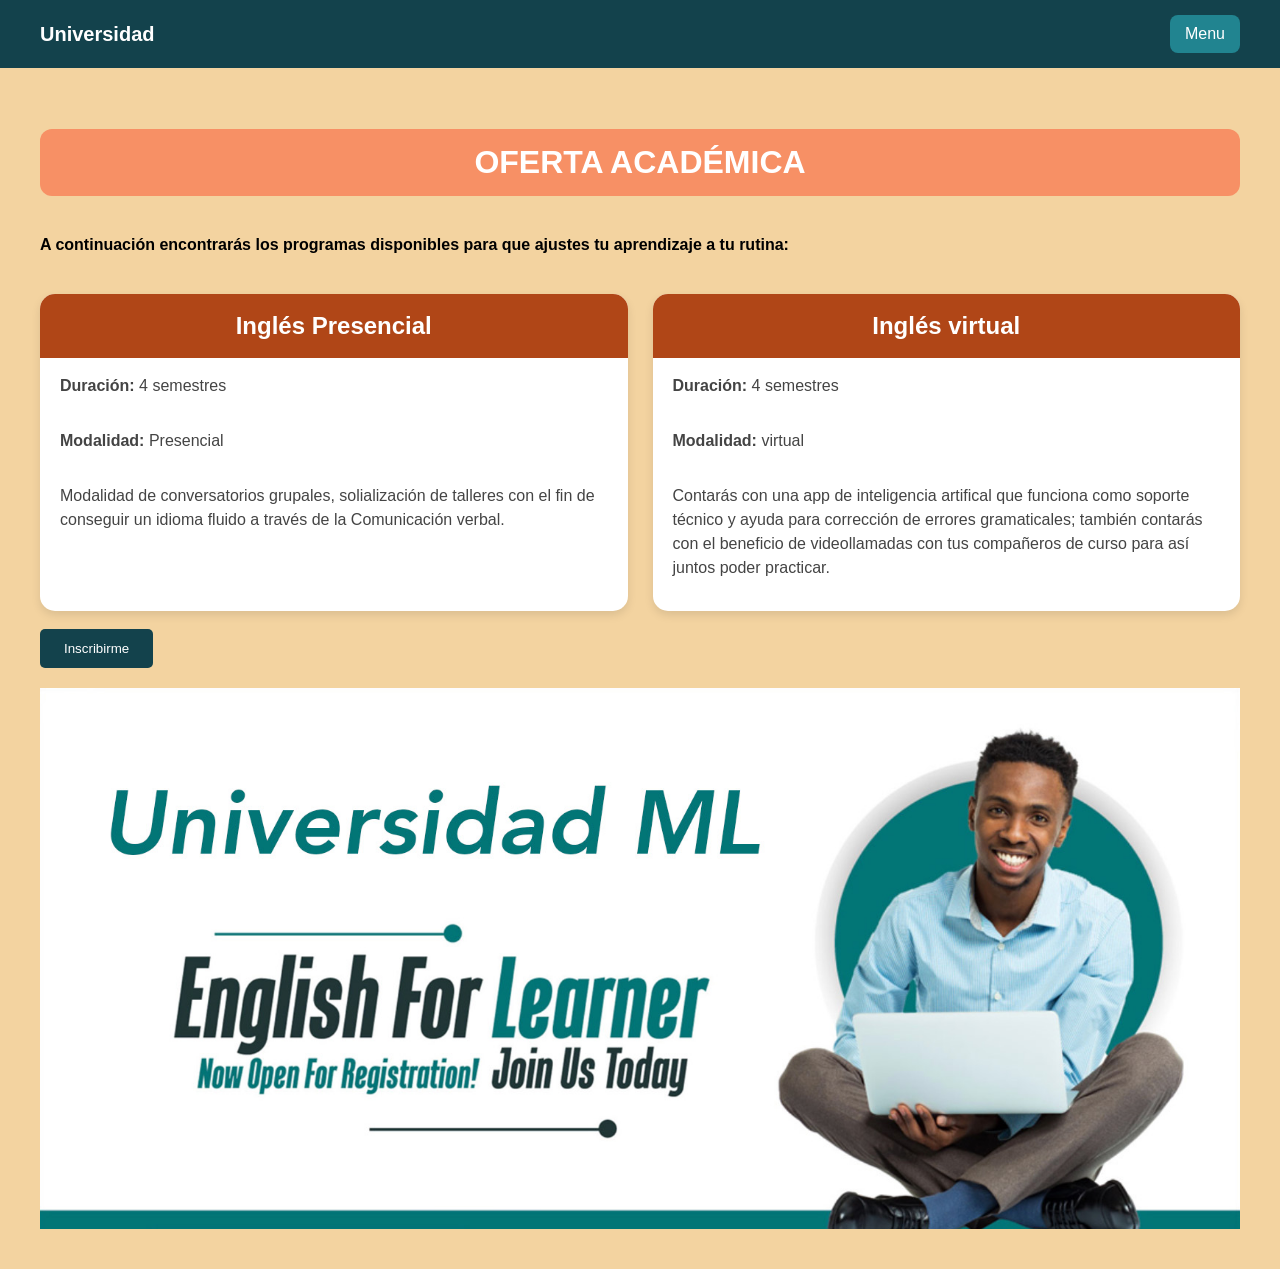
<file: idiomas.html>
<!DOCTYPE html>
<html lang="en">
<head>
    <meta charset="UTF-8">
    <meta name="viewport" content="width=device-width, initial-scale=1.0">
    <title>idiomas</title>
        <link rel="stylesheet" href="Carpeta_info.css">
</head>
<body>
        <header>
  <section class="logo">Universidad</section>
  <section class="menu">Menu</section>
</header>

<main class="contenedor">
          <h1 class="titulo">OFERTA ACADÉMICA</h1>
    
<h4>A continuación encontrarás los programas disponibles para que ajustes tu aprendizaje a tu rutina:</h4>
<br>
<section class="tarjetas">
            <article class="tarjeta">
              <h2>Inglés Presencial</h2>
              <p><strong>Duración:</strong> 4 semestres</p>
              <p><strong>Modalidad:</strong> Presencial</p>
              <p>
                Modalidad de conversatorios grupales, solialización de talleres con el fin de conseguir un idioma fluido a través de la Comunicación verbal.
              </p>
              
            </article>

            <article class="tarjeta">
              <h2>Inglés virtual</h2>
              <p><strong>Duración:</strong> 4 semestres</p>
              <p><strong>Modalidad:</strong> virtual</p>
              <p>
                Contarás con una app de inteligencia artifical que funciona como soporte técnico y ayuda para corrección de errores gramaticales; también contarás con el beneficio de videollamadas con tus compañeros de curso para así juntos poder practicar.
              </p>
              
            </article>
</section>
<br>
<a href="registro.html">
    <button class="btn-inscribirme">Inscribirme</button>
</a>


<img src="img/Banner4.jpg" alt="Banner idiomas" class="img-idioma">


</body>
</html>
</file>
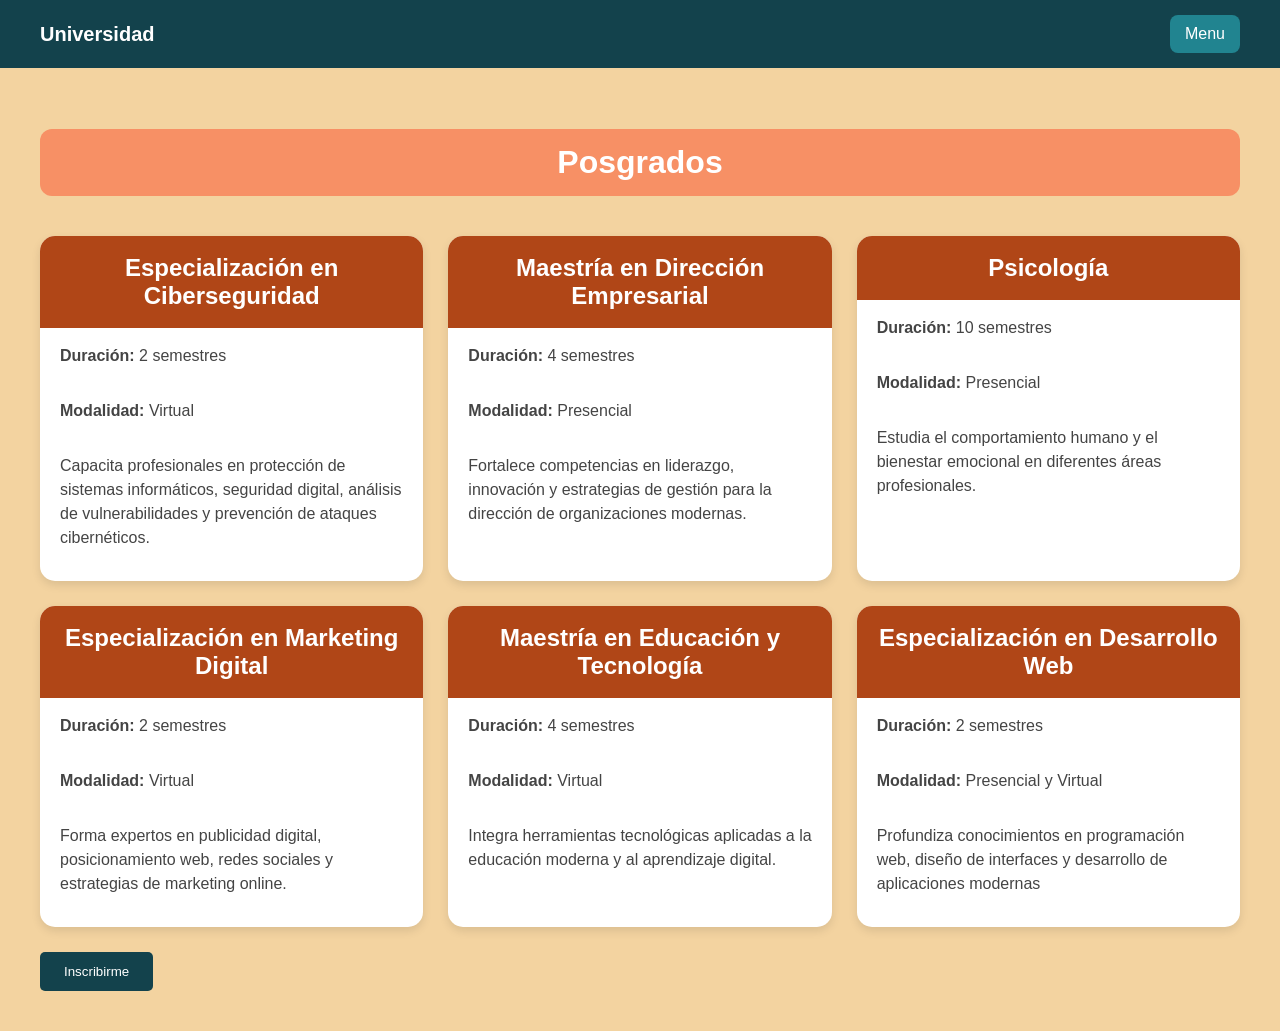
<file: posgrados.html>
<!DOCTYPE html>
<html lang="en">
<head>
    <meta charset="UTF-8">
    <meta name="viewport" content="width=device-width, initial-scale=1.0">
    <title>Posgrados </title>
        <link rel="stylesheet" href="Carpeta_info.css">
</head>
<body>
        <header>
  <section class="logo">Universidad</section>
  <section class="menu">Menu</section>
</header>
      <main class="contenedor">
          <h1 class="titulo">Posgrados</h1>

          <section class="tarjetas">
            <article class="tarjeta">
              <h2>Especialización en Ciberseguridad</h2>
              <p><strong>Duración:</strong> 2 semestres</p>
              <p><strong>Modalidad:</strong> Virtual</p>
              <p>
                Capacita profesionales en protección de sistemas informáticos, 
                seguridad digital, análisis de vulnerabilidades y prevención de
                 ataques cibernéticos.
              </p>
            </article>

            <article class="tarjeta">
              <h2>Maestría en Dirección Empresarial</h2>
              <p><strong>Duración:</strong> 4 semestres</p>
              <p><strong>Modalidad:</strong> Presencial</p>
              <p>
               Fortalece competencias en liderazgo, innovación y estrategias de gestión para la dirección de organizaciones modernas.
              </p>
            </article>

            <article class="tarjeta">
              <h2>Psicología</h2>
              <p><strong>Duración:</strong> 10 semestres</p>
              <p><strong>Modalidad:</strong> Presencial</p>
              <p>
                Estudia el comportamiento humano y el bienestar emocional en
                diferentes áreas profesionales.
              </p>
            </article>

            <article class="tarjeta">
              <h2>Especialización en Marketing Digital</h2>
              <p><strong>Duración:</strong> 2 semestres</p>
              <p><strong>Modalidad:</strong>  Virtual</p>
              <p>
                Forma expertos en publicidad digital, posicionamiento web, redes sociales y estrategias de marketing online.
              </p>
            </article>

            <article class="tarjeta">
              <h2>Maestría en Educación y Tecnología</h2>
              <p><strong>Duración:</strong> 4 semestres</p>
              <p><strong>Modalidad:</strong> Virtual</p>
              <p>
                Integra herramientas tecnológicas aplicadas a la educación moderna y al aprendizaje digital.
              </p>
            </article>

            <article class="tarjeta">
              <h2>Especialización en Desarrollo Web</h2>
              <p><strong>Duración:</strong> 2 semestres</p>
              <p><strong>Modalidad:</strong> Presencial y Virtual</p>
              <p>
                Profundiza conocimientos en programación web, diseño de interfaces y desarrollo de aplicaciones modernas
              </p>
            </article>
           
            <a href="registro.html">
    <button class="btn-inscribirme">Inscribirme</button>
</a>
          </section>
            
        </main>
</body>
</html>
</file>
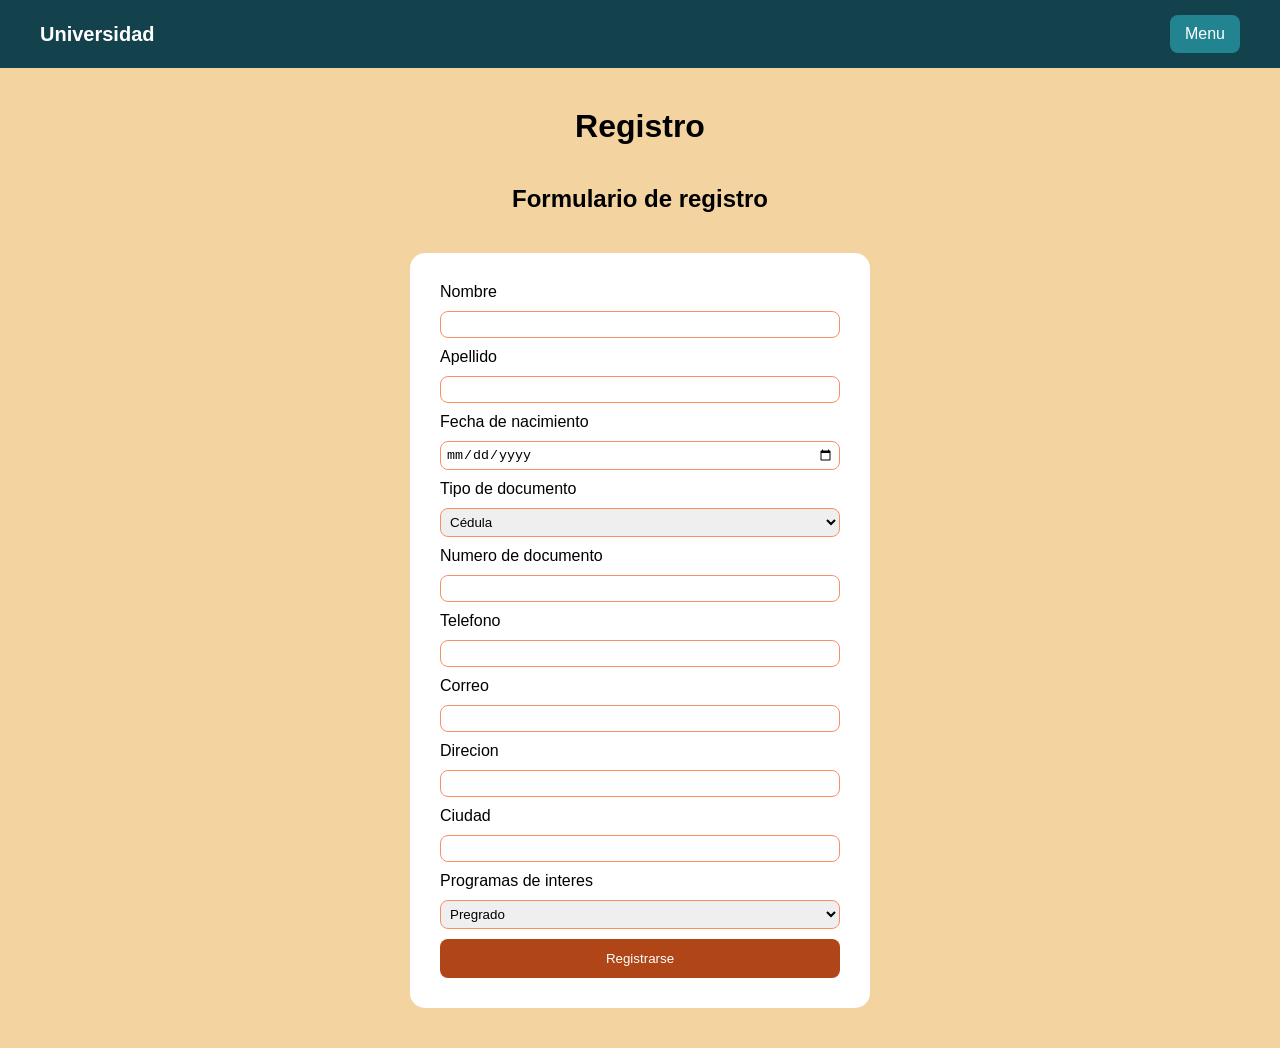
<file: registro.html>
<!DOCTYPE html>
<html lang="en">
<head>
    <meta charset="UTF-8">
    <meta name="viewport" content="width=device-width, initial-scale=1.0">
    <link rel="stylesheet" href="registro.css">
    <title>registro </title>
</head>
<body>
  
    <header>
  <section class="logo">Universidad</section>
  <section class="menu">Menu</section>
</header>


    <h1>Registro</h1>
    <h2>Formulario de registro</h2>
    
    <form>

    <label>Nombre</label>
  <input type="text">

  <label>Apellido</label>
   <input type="text">

<label>Fecha de nacimiento</label>
 <input type="date">

  <label>Tipo de documento</label>
  <select>
    <option>Cédula</option>
<option>Tarjeta de identidad</option>
 <option>Pasaporte</option>
  </select>
 
  <label>Numero de documento</label>
  <input type="tel">

   <label>Telefono </label>
   <input type="tel">

<label>Correo</label>
<input type ="email">

<label>Direcion </label>
<input type="text">

<laber>Ciudad </laber>
<input type="text">
</select>

<label>Programas de interes </label>
<select>
<option>Pregrado</option>
<option>Posgrados</option>
<option>Idiomas</option>
<option>Tecnologo</option>
<option>Tecnica</option>
</select>
 
<button>Registrarse</button>

</form>
</body>
</html>
</file>
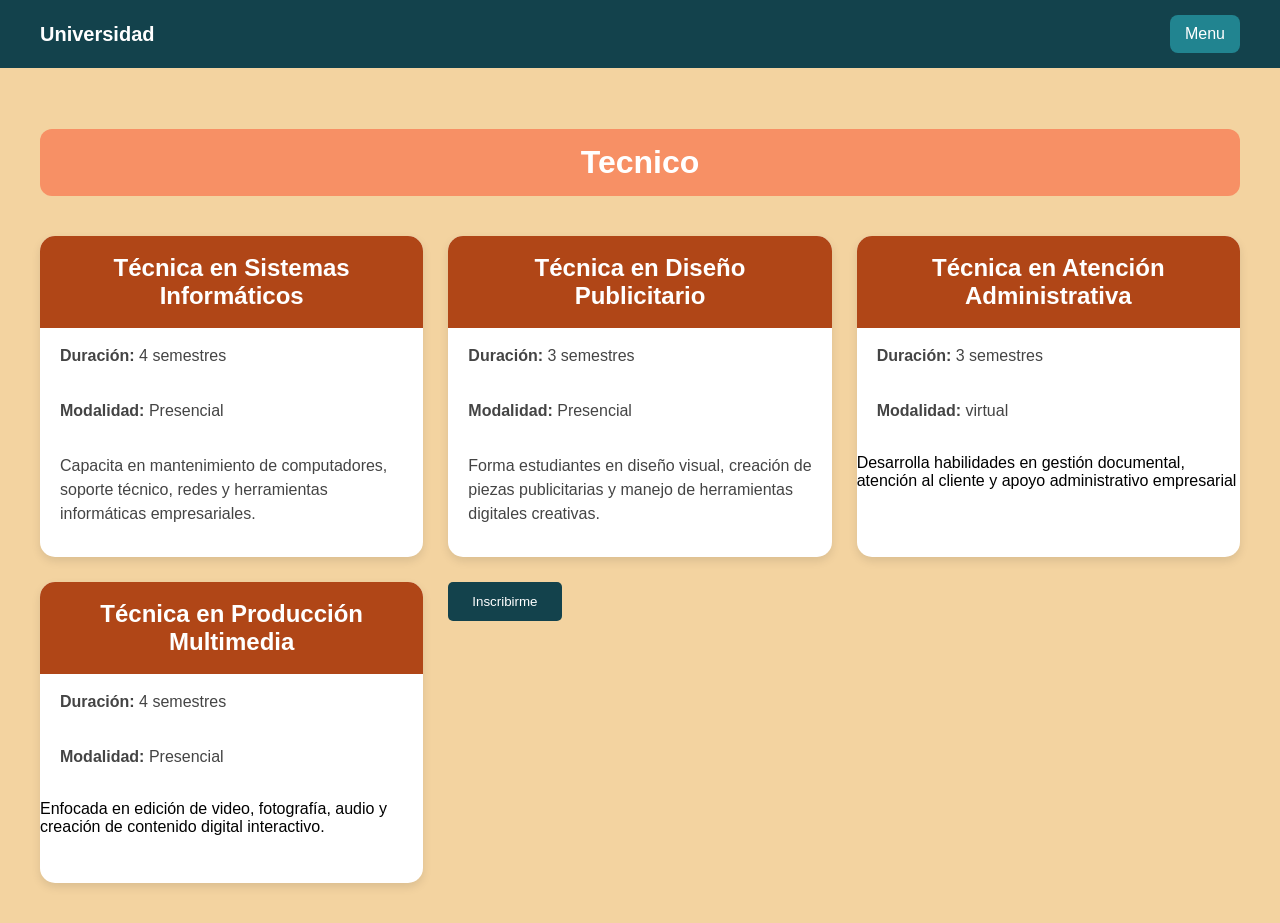
<file: tecnicas.html>
<!DOCTYPE html>
<html lang="en">
<head>
    <meta charset="UTF-8">
    <meta name="viewport" content="width=device-width, initial-scale=1.0">
    <title>Tecnico</title>
        <link rel="stylesheet" href="Carpeta_info.css">
</head>
<body>
<header>
  <section class="logo">Universidad</section>
  <section class="menu">Menu</section>
</header>
<main class="contenedor">
          <h1 class="titulo">Tecnico</h1>
         <section class="tarjetas">
         
            <article class="tarjeta">
              <h2>Técnica en Sistemas Informáticos</h2>
              <p><strong>Duración:</strong> 4 semestres</p>
              <p><strong>Modalidad:</strong> Presencial </p>
              <p>
                Capacita en mantenimiento de computadores, soporte técnico, redes y herramientas informáticas empresariales.
              </p>
            </article>

            <article class="tarjeta">
              <h2>Técnica en Diseño Publicitario</h2>
              <p><strong>Duración:</strong> 3 semestres</p>
              <p><strong>Modalidad:</strong> Presencial </p>
              <p>
               Forma estudiantes en diseño visual, creación de piezas publicitarias y manejo de herramientas digitales creativas.

              </p>
            </article>
        
            <article class="tarjeta">
              <h2>Técnica en Atención Administrativa</h2>
              <p><strong>Duración:</strong> 3 semestres</p>
              <p><strong>Modalidad:</strong> virtual </p>
              Desarrolla habilidades en gestión documental, atención al cliente y apoyo administrativo empresarial
            </p>
            </article>

            
            <article class="tarjeta">
              <h2>Técnica en Producción Multimedia</h2>
              <p><strong>Duración:</strong> 4 semestres</p>
              <p><strong>Modalidad:</strong> Presencial </p>
            Enfocada en edición de video, fotografía, audio y creación de contenido digital interactivo.
            </p>
            </article>

                    <a href="registro.html">
    <button class="btn-inscribirme">Inscribirme</button>
</a>
          </section>
            
        </main>
</body>
</html>
</file>
<file: Carpeta_info.css>
header{
  position: static;
  display:flex;
  justify-content:space-between;
  align-items:center;
  padding:15px 40px;
  background-color:#13424C;
  color:white;
}

.logo{
  font-size:20px;
  font-weight:bold;
}

.menu{
  background:#218490;
  padding:10px 15px;
  border-radius:8px;
}

body{
  margin:0;
  font-family:Arial, Helvetica, sans-serif;
  background-color:#f3d3a0;
}

.contenedor{
  padding:40px;
}

.titulo{
  text-align:center;
  background-color:#F79065;
  color:white;
  padding:15px;
  border-radius:12px;
  margin-bottom:40px;
}

.tarjetas{
  display:grid;
  grid-template-columns:repeat(auto-fit, minmax(300px,1fr));
  gap:25px;
}

.tarjeta{
  background:white;
  border-radius:15px;
  overflow:hidden;
  box-shadow:0px 4px 10px rgba(0,0,0,0.1);
  transition:0.3s;
}

.tarjeta:hover{
  transform:scale(1.03);
}

.tarjeta h2{
  background-color:#B04617;
  color:white;
  margin:0;
  padding:18px;
  text-align:center;
}

.tarjeta p{
  color:#444;
  line-height:1.5;
  padding:0 20px 15px;
}

.btn-inscribirme {
  background-color: #13424C;
  color: white;
  padding: 12px 24px;
  border: none;
  border-radius: 5px;
  cursor: pointer;
  transition:0.3s;
}

.btn-inscribirme:hover{
  transform:scale(1.05);
}

.img-idioma {
 position: static;
  max-width: 100%;
  height: auto;
  display: block;
  margin-top: 20px;
}
</file>
<file: registro.css>
header{
  position: static;
  display:flex;
  justify-content:space-between;
  align-items:center;
  padding:15px 40px;
  background-color:#13424C;
  color:white;
}

.logo{
  font-size:20px;
  font-weight:bold;
}

.menu{
  background:#218490;
  padding:10px 15px;
  border-radius:8px;
}


body{
    margin:0;
    font-family: Arial;
background-color: #f3d3a0;
    
}

h1{
    text-align:center;
    margin-top:40px;
}

h2{
    text-align:center;
    margin-top:40px;
}

form{
    width:400px;
    margin:40px auto;
    background-color:white;
    padding:30px;
    border-radius:15px;
    display:flex;
    flex-direction:column;
    gap:10px;
}

 input, select
{
    padding:5px;
    border-radius:8px;
    border:1px solid #F79065;;
}
button{
    padding:12px;
    border:none;
    border-radius:8px;
    background-color: #B04617;
    color:white;
    cursor:pointer;

}
</file>
